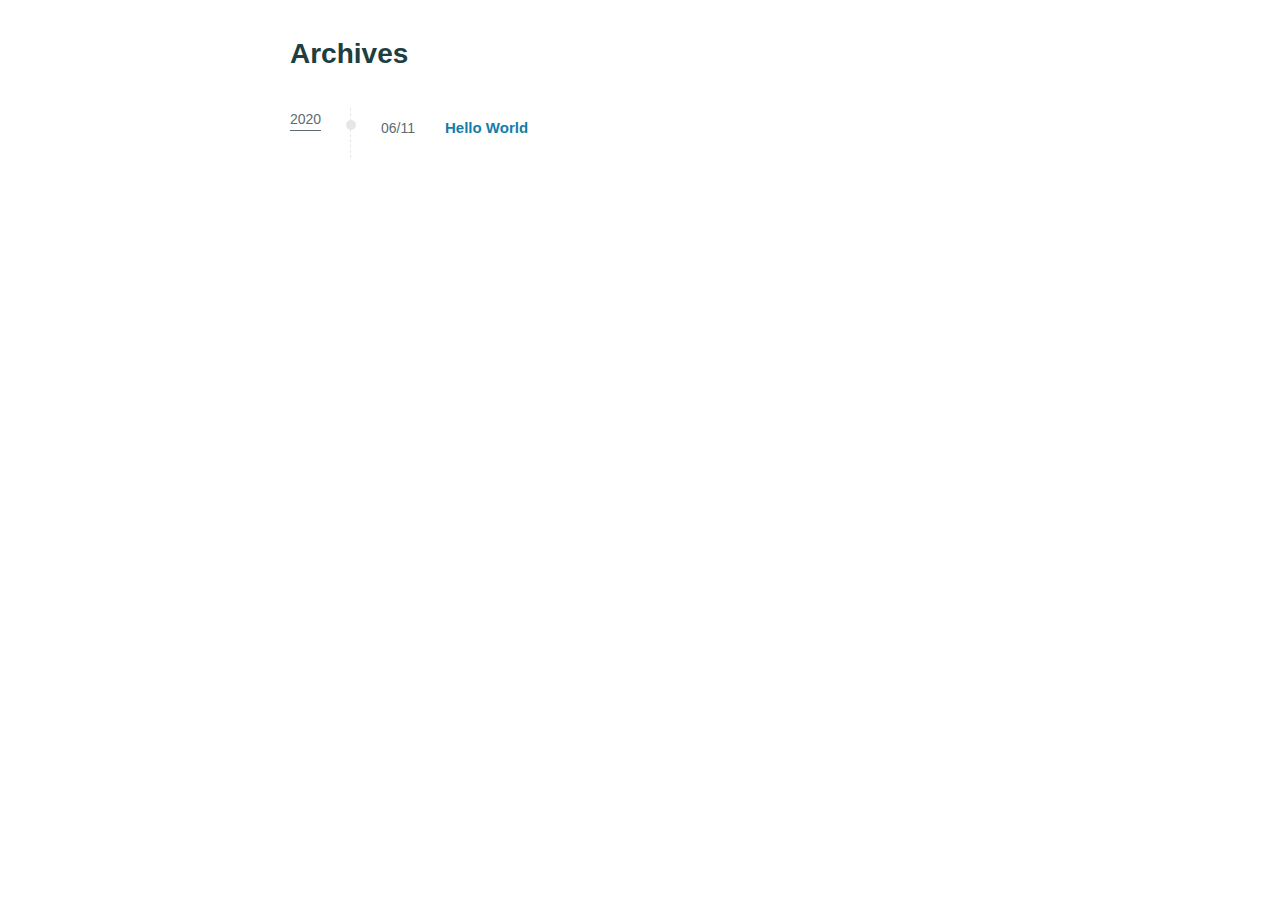
<file: archives/index.html>
<!DOCTYPE html>
<html lang="en">
<head>
  <meta charset="utf-8">
  
  
  
  <meta name="viewport" content="width=device-width, initial-scale=1, maximum-scale=1">
  <title>
    Archives |
    
    Hexo</title>
  
    <link rel="shortcut icon" href="/favicon.ico">
  
  
<link rel="stylesheet" href="/css/style.css">

  
<link rel="stylesheet" href="/css/technology.css">

  
    
<link rel="stylesheet" href="/fancybox/jquery.fancybox.min.css">

  
  
<script src="/js/pace.min.js"></script>

<meta name="generator" content="Hexo 4.2.1"></head>

<body>
  <div id="container">
    <div id="wrap">
      <section class="outer">
  <article class="articles">
    
    <h1 class="page-type-title">Archives</h1>

    
    
    
      
      
        
        
    <div class="archives-wrap">
      <div class="archive-year-wrap">
        <a href="/archives/2020" class="archive-year">2020</a>
      </div>
      <div class="archives">
        
        <article class="archive-article archive-type-post">
  <div class="archive-article-inner">
    <header class="archive-article-header">
      <a href="/2020/06/11/hello-world/" class="archive-article-date">
  <time datetime="2020-06-11T14:20:43.131Z" itemprop="datePublished">06/11</time>
</a>
      
  
    <h2 itemprop="name">
      <a class="archive-article-title" href="/2020/06/11/hello-world/">Hello World</a>
    </h2>
  

    </header>
    
  </div>
</article>
        
        
      </div>
    </div>
    
  
  
</section>
    </div>
    
<script src="/js/jquery-2.0.3.min.js"></script>


<script src="/js/lazyload.min.js"></script>


<script src="/js/busuanzi-2.3.pure.min.js"></script>



  
<script src="/fancybox/jquery.fancybox.min.js"></script>






<script src="/js/technology.js"></script>


  </div>
</body>
</html>
</file>
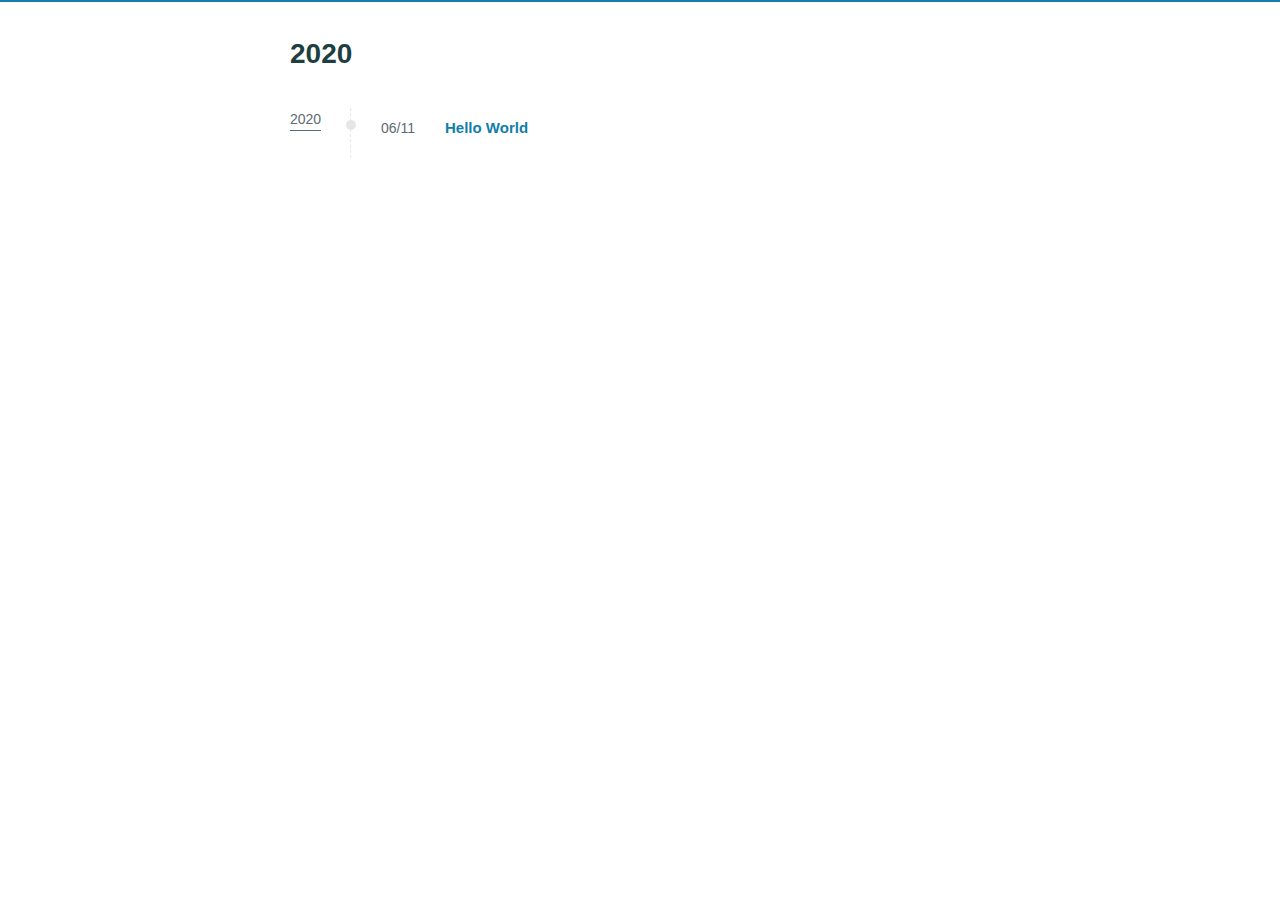
<file: archives/2020/index.html>
<!DOCTYPE html>
<html lang="en">
<head>
  <meta charset="utf-8">
  
  
  
  <meta name="viewport" content="width=device-width, initial-scale=1, maximum-scale=1">
  <title>
    Archives: 2020 |
    
    Hexo</title>
  
    <link rel="shortcut icon" href="/favicon.ico">
  
  
<link rel="stylesheet" href="/css/style.css">

  
<link rel="stylesheet" href="/css/technology.css">

  
    
<link rel="stylesheet" href="/fancybox/jquery.fancybox.min.css">

  
  
<script src="/js/pace.min.js"></script>

<meta name="generator" content="Hexo 4.2.1"></head>

<body>
  <div id="container">
    <div id="wrap">
      <section class="outer">
  <article class="articles">
    
    <h1 class="page-type-title">2020</h1>

    
    
    
      
      
        
        
    <div class="archives-wrap">
      <div class="archive-year-wrap">
        <a href="/archives/2020" class="archive-year">2020</a>
      </div>
      <div class="archives">
        
        <article class="archive-article archive-type-post">
  <div class="archive-article-inner">
    <header class="archive-article-header">
      <a href="/2020/06/11/hello-world/" class="archive-article-date">
  <time datetime="2020-06-11T14:20:43.131Z" itemprop="datePublished">06/11</time>
</a>
      
  
    <h2 itemprop="name">
      <a class="archive-article-title" href="/2020/06/11/hello-world/">Hello World</a>
    </h2>
  

    </header>
    
  </div>
</article>
        
        
      </div>
    </div>
    
  
  
</section>
    </div>
    
<script src="/js/jquery-2.0.3.min.js"></script>


<script src="/js/lazyload.min.js"></script>


<script src="/js/busuanzi-2.3.pure.min.js"></script>



  
<script src="/fancybox/jquery.fancybox.min.js"></script>






<script src="/js/technology.js"></script>


  </div>
</body>
</html>
</file>
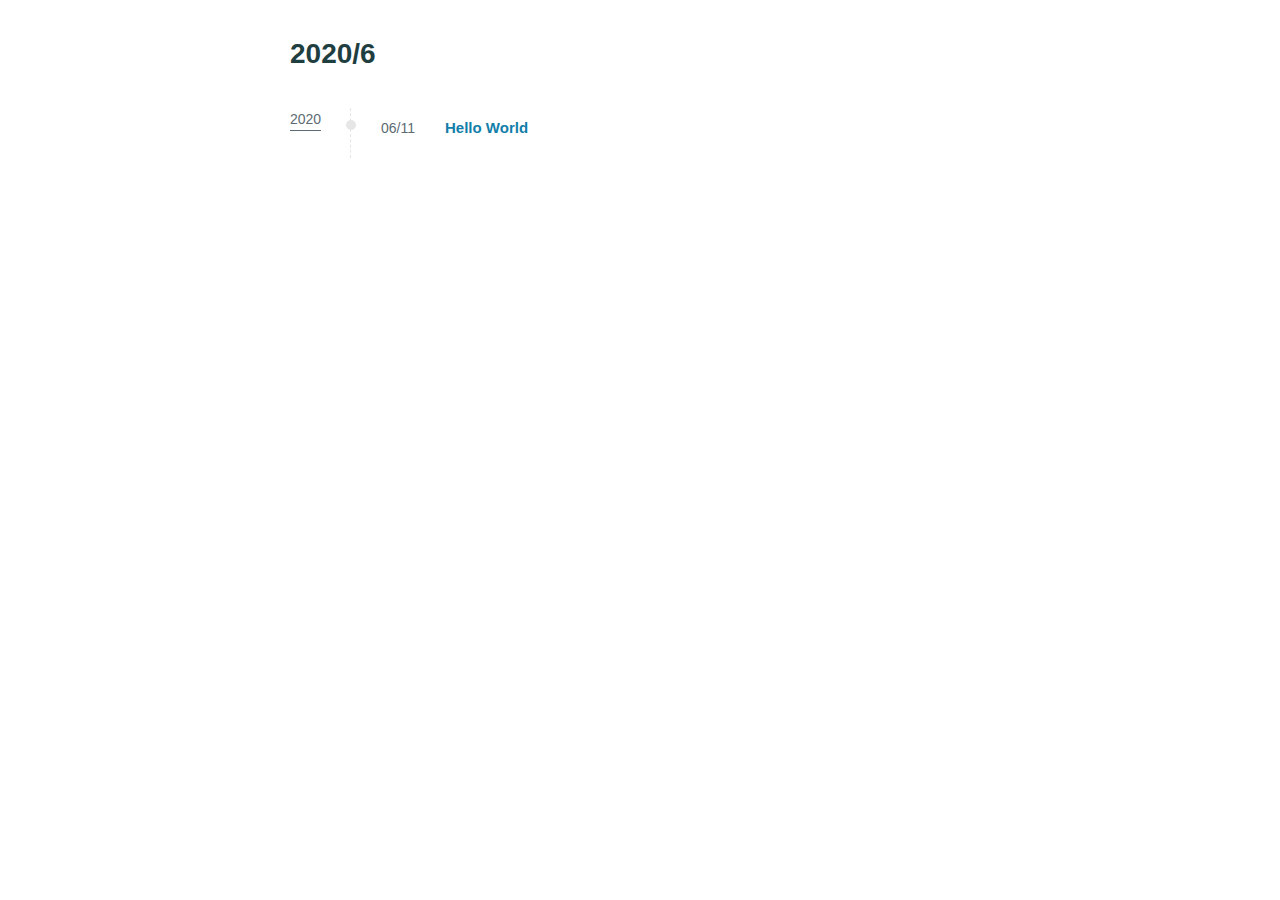
<file: archives/2020/06/index.html>
<!DOCTYPE html>
<html lang="en">
<head>
  <meta charset="utf-8">
  
  
  
  <meta name="viewport" content="width=device-width, initial-scale=1, maximum-scale=1">
  <title>
    Archives: 2020/6 |
    
    Hexo</title>
  
    <link rel="shortcut icon" href="/favicon.ico">
  
  
<link rel="stylesheet" href="/css/style.css">

  
<link rel="stylesheet" href="/css/technology.css">

  
    
<link rel="stylesheet" href="/fancybox/jquery.fancybox.min.css">

  
  
<script src="/js/pace.min.js"></script>

<meta name="generator" content="Hexo 4.2.1"></head>

<body>
  <div id="container">
    <div id="wrap">
      <section class="outer">
  <article class="articles">
    
    <h1 class="page-type-title">2020/6</h1>

    
    
    
      
      
        
        
    <div class="archives-wrap">
      <div class="archive-year-wrap">
        <a href="/archives/2020" class="archive-year">2020</a>
      </div>
      <div class="archives">
        
        <article class="archive-article archive-type-post">
  <div class="archive-article-inner">
    <header class="archive-article-header">
      <a href="/2020/06/11/hello-world/" class="archive-article-date">
  <time datetime="2020-06-11T14:20:43.131Z" itemprop="datePublished">06/11</time>
</a>
      
  
    <h2 itemprop="name">
      <a class="archive-article-title" href="/2020/06/11/hello-world/">Hello World</a>
    </h2>
  

    </header>
    
  </div>
</article>
        
        
      </div>
    </div>
    
  
  
</section>
    </div>
    
<script src="/js/jquery-2.0.3.min.js"></script>


<script src="/js/lazyload.min.js"></script>


<script src="/js/busuanzi-2.3.pure.min.js"></script>



  
<script src="/fancybox/jquery.fancybox.min.js"></script>






<script src="/js/technology.js"></script>


  </div>
</body>
</html>
</file>
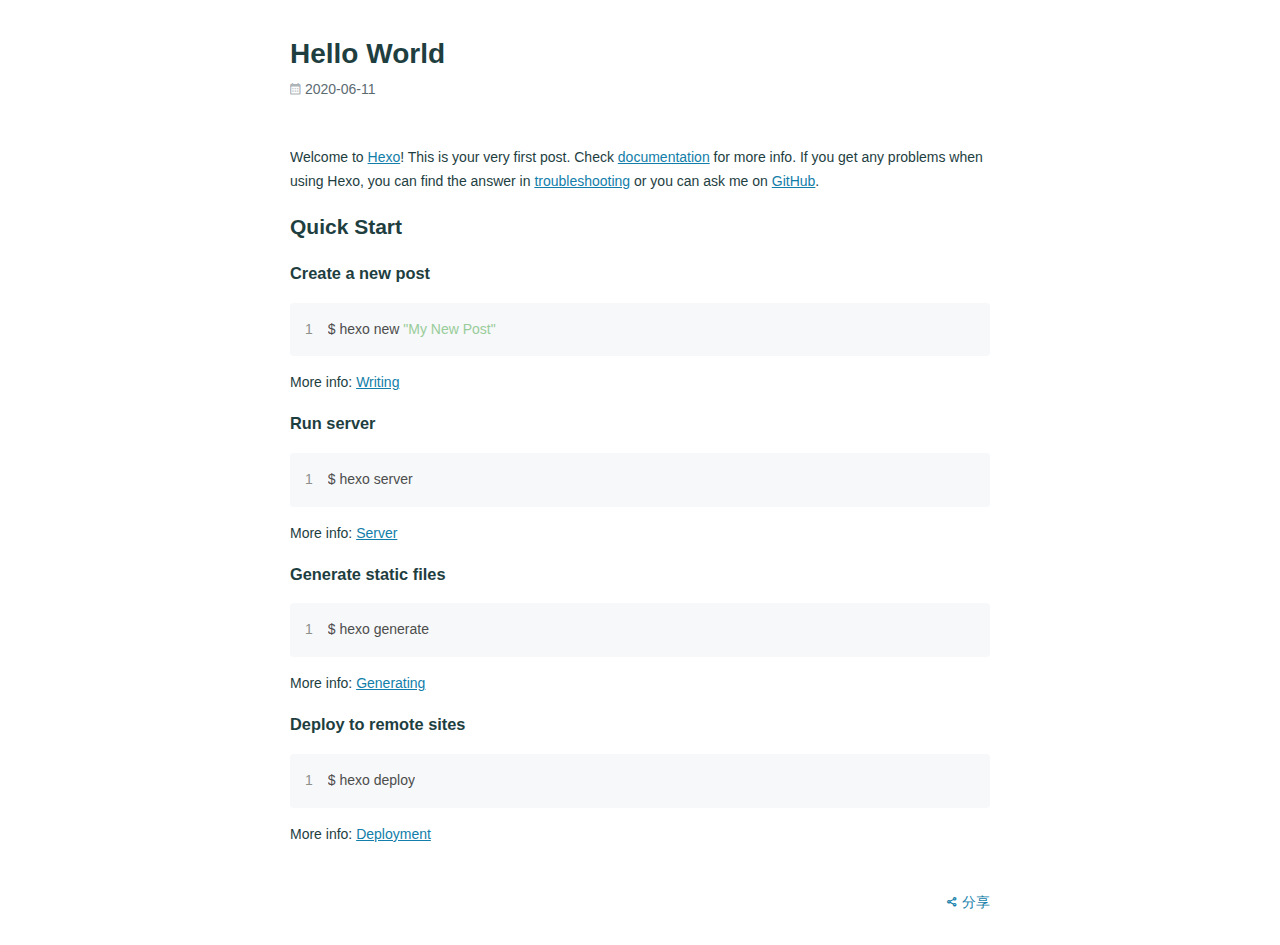
<file: 2020/06/11/hello-world/index.html>
<!DOCTYPE html>
<html lang="en">
<head>
  <meta charset="utf-8">
  
  
  
  <meta name="viewport" content="width=device-width, initial-scale=1, maximum-scale=1">
  <title>
    Hello World |
    
    Hexo</title>
  
    <link rel="shortcut icon" href="/favicon.ico">
  
  
<link rel="stylesheet" href="/css/style.css">

  
<link rel="stylesheet" href="/css/technology.css">

  
    
<link rel="stylesheet" href="/fancybox/jquery.fancybox.min.css">

  
  
<script src="/js/pace.min.js"></script>

<meta name="generator" content="Hexo 4.2.1"></head>

<body>
  <div id="container">
    <div id="wrap">
      <section class="outer">
  <article id="post-hello-world" class="article article-type-post" itemscope itemprop="blogPost" data-scroll-reveal>

  <div class="article-inner">
    
      <header class="article-header">
        
  
    <h1 class="article-title" itemprop="name">
      Hello World
    </h1>
  

      </header>
    

    
      <div class="article-meta">
        <a href="/2020/06/11/hello-world/" class="article-date">
  <time datetime="2020-06-11T14:20:43.131Z" itemprop="datePublished">2020-06-11</time>
</a>
        
      </div>
    

    <div class="article-entry" itemprop="articleBody">
      

      

      
        <p>Welcome to <a href="https://hexo.io/" target="_blank" rel="noopener">Hexo</a>! This is your very first post. Check <a href="https://hexo.io/docs/" target="_blank" rel="noopener">documentation</a> for more info. If you get any problems when using Hexo, you can find the answer in <a href="https://hexo.io/docs/troubleshooting.html" target="_blank" rel="noopener">troubleshooting</a> or you can ask me on <a href="https://github.com/hexojs/hexo/issues" target="_blank" rel="noopener">GitHub</a>.</p>
<h2 id="Quick-Start"><a href="#Quick-Start" class="headerlink" title="Quick Start"></a>Quick Start</h2><h3 id="Create-a-new-post"><a href="#Create-a-new-post" class="headerlink" title="Create a new post"></a>Create a new post</h3><figure class="highlight bash"><table><tr><td class="gutter"><pre><span class="line">1</span><br></pre></td><td class="code"><pre><span class="line">$ hexo new <span class="string">"My New Post"</span></span><br></pre></td></tr></table></figure>

<p>More info: <a href="https://hexo.io/docs/writing.html" target="_blank" rel="noopener">Writing</a></p>
<h3 id="Run-server"><a href="#Run-server" class="headerlink" title="Run server"></a>Run server</h3><figure class="highlight bash"><table><tr><td class="gutter"><pre><span class="line">1</span><br></pre></td><td class="code"><pre><span class="line">$ hexo server</span><br></pre></td></tr></table></figure>

<p>More info: <a href="https://hexo.io/docs/server.html" target="_blank" rel="noopener">Server</a></p>
<h3 id="Generate-static-files"><a href="#Generate-static-files" class="headerlink" title="Generate static files"></a>Generate static files</h3><figure class="highlight bash"><table><tr><td class="gutter"><pre><span class="line">1</span><br></pre></td><td class="code"><pre><span class="line">$ hexo generate</span><br></pre></td></tr></table></figure>

<p>More info: <a href="https://hexo.io/docs/generating.html" target="_blank" rel="noopener">Generating</a></p>
<h3 id="Deploy-to-remote-sites"><a href="#Deploy-to-remote-sites" class="headerlink" title="Deploy to remote sites"></a>Deploy to remote sites</h3><figure class="highlight bash"><table><tr><td class="gutter"><pre><span class="line">1</span><br></pre></td><td class="code"><pre><span class="line">$ hexo deploy</span><br></pre></td></tr></table></figure>

<p>More info: <a href="https://hexo.io/docs/one-command-deployment.html" target="_blank" rel="noopener">Deployment</a></p>

      
    </div>
    <footer class="article-footer">
      <a data-url="http://yoursite.com/2020/06/11/hello-world/" data-id="ckbavk5ym0000uofccguth8fb"
         class="article-share-link">分享</a>
      
    </footer>

  </div>

  
    

  

  
    
  

</article>



</section>
    </div>
    
<script src="/js/jquery-2.0.3.min.js"></script>


<script src="/js/lazyload.min.js"></script>


<script src="/js/busuanzi-2.3.pure.min.js"></script>



  
<script src="/fancybox/jquery.fancybox.min.js"></script>






<script src="/js/technology.js"></script>


  </div>
</body>
</html>
</file>
<file: css/style.css>
@charset "utf-8";
@font-face {
  font-family: feathericon;
  font-weight: normal;
  font-style: normal;
  src: url("feathericon/feathericon.eot");
  src: url("feathericon/feathericon.eot?#iefix") format('embedded-opentype'), url("feathericon/feathericon.woff") format('woff'), url("feathericon/feathericon.ttf") format('truetype'), url("feathericon/feathericon.svg") format('svg');
}
.fe {
  display: inline-block;
  font: normal normal normal 16px feathericon;
  font-size: inherit;
  text-rendering: auto;
  -webkit-font-smoothing: antialiased;
  -moz-osx-font-smoothing: grayscale;
}
.fe-activity:before {
  content: "\f1e2";
}
.fe-add-cart:before {
  content: "\f1e6";
}
.fe-align-bottom:before {
  content: "\f1bf";
}
.fe-align-center:before {
  content: "\f195";
}
.fe-align-left:before {
  content: "\f196";
}
.fe-align-right:before {
  content: "\f197";
}
.fe-align-top:before {
  content: "\f1c0";
}
.fe-align-vertically:before {
  content: "\f1c1";
}
.fe-angry:before {
  content: "\f1b6";
}
.fe-app-menu:before {
  content: "\f198";
}
.fe-arrow-down:before {
  content: "\f100";
}
.fe-arrow-left:before {
  content: "\f101";
}
.fe-arrow-right:before {
  content: "\f102";
}
.fe-arrow-up:before {
  content: "\f103";
}
.fe-artboard:before {
  content: "\f104";
}
.fe-audio-player:before {
  content: "\f199";
}
.fe-backward:before {
  content: "\f180";
}
.fe-bar:before {
  content: "\f105";
}
.fe-bar-chart:before {
  content: "\f106";
}
.fe-beer:before {
  content: "\f107";
}
.fe-bell:before {
  content: "\f108";
}
.fe-birthday-cake:before {
  content: "\f163";
}
.fe-bold:before {
  content: "\f179";
}
.fe-bolt:before {
  content: "\f1e3";
}
.fe-book:before {
  content: "\f109";
}
.fe-bookmark:before {
  content: "\f170";
}
.fe-browser:before {
  content: "\f10b";
}
.fe-brush:before {
  content: "\f10c";
}
.fe-bug:before {
  content: "\f10d";
}
.fe-building:before {
  content: "\f10e";
}
.fe-cage:before {
  content: "\f1e7";
}
.fe-calendar:before {
  content: "\f10f";
}
.fe-camera:before {
  content: "\f110";
}
.fe-cart:before {
  content: "\f1e8";
}
.fe-check:before {
  content: "\f111";
}
.fe-check-circle:before {
  content: "\f19a";
}
.fe-check-circle-o:before {
  content: "\f19b";
}
.fe-check-verified:before {
  content: "\f19c";
}
.fe-clock:before {
  content: "\f113";
}
.fe-close:before {
  content: "\f114";
}
.fe-cloud:before {
  content: "\f115";
}
.fe-cocktail:before {
  content: "\f116";
}
.fe-code:before {
  content: "\f117";
}
.fe-codepen:before {
  content: "\f1d3";
}
.fe-coffee:before {
  content: "\f166";
}
.fe-columns:before {
  content: "\f118";
}
.fe-comment:before {
  content: "\f119";
}
.fe-comment-o:before {
  content: "\f1d2";
}
.fe-commenting:before {
  content: "\f11a";
}
.fe-comments:before {
  content: "\f11b";
}
.fe-compress:before {
  content: "\f181";
}
.fe-credit-card:before {
  content: "\f1e9";
}
.fe-crop:before {
  content: "\f1c2";
}
.fe-cry:before {
  content: "\f1b7";
}
.fe-cutlery:before {
  content: "\f19d";
}
.fe-delete-link:before {
  content: "\f19e";
}
.fe-desktop:before {
  content: "\f11d";
}
.fe-diamond:before {
  content: "\f11e";
}
.fe-difference:before {
  content: "\f1c3";
}
.fe-disabled:before {
  content: "\f11f";
}
.fe-disappointed:before {
  content: "\f1b8";
}
.fe-distribute-horizontally:before {
  content: "\f1cf";
}
.fe-distribute-vertically:before {
  content: "\f1c5";
}
.fe-document:before {
  content: "\f19f";
}
.fe-download:before {
  content: "\f120";
}
.fe-drop-down:before {
  content: "\f121";
}
.fe-drop-left:before {
  content: "\f122";
}
.fe-drop-right:before {
  content: "\f123";
}
.fe-drop-up:before {
  content: "\f124";
}
.fe-edit:before {
  content: "\f17f";
}
.fe-eject:before {
  content: "\f182";
}
.fe-elipsis-h:before {
  content: "\f125";
}
.fe-elipsis-v:before {
  content: "\f126";
}
.fe-equalizer:before {
  content: "\f1a0";
}
.fe-eraser:before {
  content: "\f1c6";
}
.fe-expand:before {
  content: "\f183";
}
.fe-export:before {
  content: "\f16e";
}
.fe-eye:before {
  content: "\f127";
}
.fe-facebook:before {
  content: "\f1d4";
}
.fe-fast-backward:before {
  content: "\f184";
}
.fe-fast-forward:before {
  content: "\f185";
}
.fe-feather:before {
  content: "\f174";
}
.fe-feed:before {
  content: "\f128";
}
.fe-file:before {
  content: "\f1b1";
}
.fe-file-audio:before {
  content: "\f1b2";
}
.fe-file-excel:before {
  content: "\f1a2";
}
.fe-file-image:before {
  content: "\f1b3";
}
.fe-file-movie:before {
  content: "\f1b4";
}
.fe-file-powerpoint:before {
  content: "\f1a3";
}
.fe-file-word:before {
  content: "\f1a4";
}
.fe-file-zip:before {
  content: "\f1b5";
}
.fe-filter:before {
  content: "\f173";
}
.fe-flag:before {
  content: "\f129";
}
.fe-folder:before {
  content: "\f12a";
}
.fe-folder-open:before {
  content: "\f176";
}
.fe-fork:before {
  content: "\f12b";
}
.fe-forward:before {
  content: "\f186";
}
.fe-frowing:before {
  content: "\f1b9";
}
.fe-gamepad:before {
  content: "\f191";
}
.fe-gear:before {
  content: "\f1a5";
}
.fe-gift:before {
  content: "\f1ea";
}
.fe-git:before {
  content: "\f1d5";
}
.fe-github:before {
  content: "\f1d6";
}
.fe-github-alt:before {
  content: "\f1d7";
}
.fe-globe:before {
  content: "\f12c";
}
.fe-google:before {
  content: "\f1d8";
}
.fe-google-plus:before {
  content: "\f1d9";
}
.fe-hash:before {
  content: "\f12d";
}
.fe-headphone:before {
  content: "\f18e";
}
.fe-heart:before {
  content: "\f12e";
}
.fe-heart-o:before {
  content: "\f167";
}
.fe-home:before {
  content: "\f12f";
}
.fe-import:before {
  content: "\f16f";
}
.fe-info:before {
  content: "\f130";
}
.fe-insert-link:before {
  content: "\f1a6";
}
.fe-instagram:before {
  content: "\f1da";
}
.fe-intersect:before {
  content: "\f1c7";
}
.fe-italic:before {
  content: "\f17a";
}
.fe-key:before {
  content: "\f131";
}
.fe-keyboard:before {
  content: "\f132";
}
.fe-kitchen-cooker:before {
  content: "\f1a7";
}
.fe-laptop:before {
  content: "\f133";
}
.fe-layer:before {
  content: "\f18c";
}
.fe-layout:before {
  content: "\f134";
}
.fe-line-chart:before {
  content: "\f135";
}
.fe-link:before {
  content: "\f136";
}
.fe-link-external:before {
  content: "\f137";
}
.fe-list-bullet:before {
  content: "\f17c";
}
.fe-list-order:before {
  content: "\f17d";
}
.fe-list-task:before {
  content: "\f17e";
}
.fe-location:before {
  content: "\f138";
}
.fe-lock:before {
  content: "\f139";
}
.fe-login:before {
  content: "\f13a";
}
.fe-logout:before {
  content: "\f13b";
}
.fe-loop:before {
  content: "\f192";
}
.fe-magic:before {
  content: "\f177";
}
.fe-mail:before {
  content: "\f13c";
}
.fe-map:before {
  content: "\f16d";
}
.fe-mask:before {
  content: "\f1c8";
}
.fe-medal:before {
  content: "\f13d";
}
.fe-megaphone:before {
  content: "\f13e";
}
.fe-mention:before {
  content: "\f164";
}
.fe-messanger:before {
  content: "\f1e1";
}
.fe-minus:before {
  content: "\f140";
}
.fe-mobile:before {
  content: "\f141";
}
.fe-money:before {
  content: "\f1a8";
}
.fe-moon:before {
  content: "\f1ef";
}
.fe-mouse:before {
  content: "\f142";
}
.fe-music:before {
  content: "\f175";
}
.fe-open-mouth:before {
  content: "\f1ba";
}
.fe-palette:before {
  content: "\f165";
}
.fe-paper-plane:before {
  content: "\f178";
}
.fe-pause:before {
  content: "\f187";
}
.fe-pencil:before {
  content: "\f144";
}
.fe-phone:before {
  content: "\f145";
}
.fe-picture:before {
  content: "\f1a9";
}
.fe-picture-square:before {
  content: "\f1e4";
}
.fe-pie-chart:before {
  content: "\f146";
}
.fe-pinterest:before {
  content: "\f1db";
}
.fe-pizza:before {
  content: "\f147";
}
.fe-play:before {
  content: "\f188";
}
.fe-plug:before {
  content: "\f18f";
}
.fe-plus:before {
  content: "\f148";
}
.fe-pocket:before {
  content: "\f1dc";
}
.fe-pot:before {
  content: "\f1aa";
}
.fe-print:before {
  content: "\f171";
}
.fe-prototype:before {
  content: "\f149";
}
.fe-question:before {
  content: "\f14a";
}
.fe-quote-left:before {
  content: "\f14b";
}
.fe-quote-right:before {
  content: "\f14c";
}
.fe-rage:before {
  content: "\f1bb";
}
.fe-random:before {
  content: "\f189";
}
.fe-reload:before {
  content: "\f193";
}
.fe-remove-cart:before {
  content: "\f1eb";
}
.fe-rocket:before {
  content: "\f14d";
}
.fe-scale:before {
  content: "\f1c9";
}
.fe-search:before {
  content: "\f14e";
}
.fe-search-minus:before {
  content: "\f16a";
}
.fe-search-plus:before {
  content: "\f16b";
}
.fe-share:before {
  content: "\f14f";
}
.fe-shield:before {
  content: "\f172";
}
.fe-shopping-bag:before {
  content: "\f1ec";
}
.fe-sitemap:before {
  content: "\f150";
}
.fe-smile:before {
  content: "\f1bc";
}
.fe-smile-alt:before {
  content: "\f1bd";
}
.fe-speaker:before {
  content: "\f1ab";
}
.fe-star:before {
  content: "\f151";
}
.fe-star-o:before {
  content: "\f168";
}
.fe-step-backward:before {
  content: "\f1d0";
}
.fe-step-forward:before {
  content: "\f1d1";
}
.fe-stop:before {
  content: "\f18b";
}
.fe-subtract:before {
  content: "\f1ca";
}
.fe-sunny-o:before {
  content: "\f1f0";
}
.fe-sunrise:before {
  content: "\f1f1";
}
.fe-sync:before {
  content: "\f194";
}
.fe-table:before {
  content: "\f1ac";
}
.fe-tablet:before {
  content: "\f152";
}
.fe-tag:before {
  content: "\f153";
}
.fe-target:before {
  content: "\f1f3";
}
.fe-terminal:before {
  content: "\f154";
}
.fe-text-align-center:before {
  content: "\f1cb";
}
.fe-text-align-justify:before {
  content: "\f1e5";
}
.fe-text-align-left:before {
  content: "\f1cc";
}
.fe-text-align-right:before {
  content: "\f1cd";
}
.fe-text-size:before {
  content: "\f17b";
}
.fe-ticket:before {
  content: "\f155";
}
.fe-tiled:before {
  content: "\f156";
}
.fe-timeline:before {
  content: "\f1ad";
}
.fe-tired:before {
  content: "\f1be";
}
.fe-trash:before {
  content: "\f157";
}
.fe-trophy:before {
  content: "\f158";
}
.fe-truck:before {
  content: "\f1ed";
}
.fe-twitter:before {
  content: "\f1dd";
}
.fe-umbrella:before {
  content: "\f1f2";
}
.fe-underline:before {
  content: "\f1ae";
}
.fe-union:before {
  content: "\f1ce";
}
.fe-unlock:before {
  content: "\f169";
}
.fe-upload:before {
  content: "\f159";
}
.fe-usb:before {
  content: "\f190";
}
.fe-user:before {
  content: "\f15a";
}
.fe-user-minus:before {
  content: "\f16c";
}
.fe-user-plus:before {
  content: "\f15b";
}
.fe-users:before {
  content: "\f15c";
}
.fe-vector:before {
  content: "\f15d";
}
.fe-video:before {
  content: "\f15e";
}
.fe-wallet:before {
  content: "\f1ee";
}
.fe-warning:before {
  content: "\f15f";
}
.fe-watch:before {
  content: "\f1af";
}
.fe-watch-alt:before {
  content: "\f1b0";
}
.fe-wine-glass:before {
  content: "\f161";
}
.fe-wordpress:before {
  content: "\f1de";
}
.fe-wordpress-alt:before {
  content: "\f1df";
}
.fe-wrench:before {
  content: "\f162";
}
.fe-youtube:before {
  content: "\f1e0";
}
/* normalize.css v8.0.0 | MIT License | github.com/necolas/normalize.css */
html {
  line-height: 1.15 /* 1 */;
  -webkit-text-size-adjust: 100% /* 2 */;
}
body {
  margin: 0;
}
h1 {
  font-size: 2em;
  margin: 0.67em 0;
}
hr {
  box-sizing: content-box /* 1 */;
  height: 0 /* 1 */;
  overflow: visible /* 2 */;
}
pre {
  font-family: monospace, monospace /* 1 */;
  font-size: 1em /* 2 */;
}
a {
  background-color: transparent;
}
abbr[title] {
  border-bottom: none /* 1 */;
  text-decoration: underline /* 2 */;
  text-decoration: underline dotted /* 2 */;
}
b,
strong {
  font-weight: bolder;
}
code,
kbd,
samp {
  font-family: monospace, monospace /* 1 */;
  font-size: 1em /* 2 */;
}
small {
  font-size: 80%;
}
sub,
sup {
  font-size: 75%;
  line-height: 0;
  position: relative;
  vertical-align: baseline;
}
sub {
  bottom: -0.25em;
}
sup {
  top: -0.5em;
}
img {
  border-style: none;
}
button,
input,
optgroup,
select,
textarea {
  font-family: inherit /* 1 */;
  font-size: 100% /* 1 */;
  line-height: 1.15 /* 1 */;
  margin: 0 /* 2 */;
}
button,
input {
  overflow: visible;
}
button,
select {
  text-transform: none;
}
button,
[type="button"],
[type="reset"],
[type="submit"] {
  -webkit-appearance: button;
}
button::-moz-focus-inner,
[type="button"]::-moz-focus-inner,
[type="reset"]::-moz-focus-inner,
[type="submit"]::-moz-focus-inner {
  border-style: none;
  padding: 0;
}
button:-moz-focusring,
[type="button"]-moz-focusring,
[type="reset"]-moz-focusring,
[type="submit"]-moz-focusring {
  outline: 1px dotted ButtonText;
}
fieldset {
  padding: 0.35em 0.75em 0.625em;
}
legend {
  box-sizing: border-box /* 1 */;
  color: inherit /* 2 */;
  display: table /* 1 */;
  max-width: 100% /* 1 */;
  padding: 0 /* 3 */;
  white-space: normal /* 1 */;
}
progress {
  vertical-align: baseline;
}
textarea {
  overflow: auto;
}
[type="checkbox"],
[type="radio"] {
  box-sizing: border-box /* 1 */;
  padding: 0 /* 2 */;
}
[type="number"]::-webkit-inner-spin-button,
[type="number"]::-webkit-outer-spin-button {
  height: auto;
}
[type="search"] {
  -webkit-appearance: textfield /* 1 */;
  outline-offset: -2px /* 2 */;
}
[type="search"]::-webkit-search-decoration {
  -webkit-appearance: none;
}
::-webkit-file-upload-button {
  -webkit-appearance: button /* 1 */;
  font: inherit /* 2 */;
}
details {
  display: block;
}
summary {
  display: list-item;
}
template {
  display: none;
}
[hidden] {
  display: none;
}
*,
*::before,
*::after {
  box-sizing: border-box;
}
html,
body {
  height: 100%;
}
html {
  font-size: 62.5%;
  -webkit-text-size-adjust: 100%;
  -ms-text-size-adjust: 100%;
  -ms-overflow-style: scrollbar;
  -webkit-tap-highlight-color: transparent;
}
body {
  background-color: #fff;
  font-family: "Helvetica Neue", Helvetica, "PingFang SC", "Hiragino Sans GB", "Microsoft YaHei", "微软雅黑", Arial, sans-serif;
  font-size: 1.4rem;
  line-height: 1.7;
  color: #1e3e3f;
  padding: 0;
  margin: 0;
  overflow-x: hidden;
  text-size-adjust: 100%;
}
body ::selection {
  background: #5c6b72;
  color: #e6e6e6;
}
a {
  color: #127ea9;
}
a:hover {
  color: #1594c6;
}
a:active {
  color: #1178a1;
}
a.disabled {
  color: #adb5bd;
}
img {
  max-width: 100%;
}
.article-date,
.article-category-link,
.archive-year-wrap .archive-year,
.archive-article-date {
  text-decoration: none;
  color: #5c6b72;
}
.article-date:hover,
.article-category-link:hover,
.archive-year-wrap .archive-year:hover,
.archive-article-date:hover {
  color: #5c6b72;
}
.archive-article-inner {
  -webkit-border-radius: 4px;
  -moz-border-radius: 4px;
  border-radius: 4px;
}
.article-entry h1,
.article-entry h2,
.article-entry h3,
.article-entry h4,
.article-entry h5,
.article-entry h6 {
  margin: 1.5rem 0;
}
.article-entry hr {
  height: 0.1rem;
  background-color: #e6e6e6;
  border: none;
  padding: 0;
  margin: 1.5rem 0;
}
.article-entry strong {
  font-weight: bold;
}
.article-entry em,
.article-entry cite {
  font-style: italic;
}
.article-entry sup,
.article-entry sub {
  font-size: 75%;
  line-height: 0;
  position: relative;
  vertical-align: baseline;
}
.article-entry sup {
  top: -0.5rem;
}
.article-entry sub {
  bottom: -0.25rem;
}
.article-entry small {
  font-size: 85%;
}
.article-entry acronym,
.article-entry abbr {
  border-bottom: 0.1rem #e6e6e6 dotted;
}
.article-entry ul,
.article-entry ol,
.article-entry dl {
  margin: 1.5rem 0;
  line-height: line-height;
}
.article-entry p,
.article-entry table {
  margin: 1.5rem 0;
}
.article-entry img,
.article-entry video {
  max-width: 100%;
  height: auto;
  display: block;
  margin: auto;
}
.article-entry iframe {
  border: none;
}
.article-entry table {
  width: 100%;
  border-collapse: collapse;
  vertical-align: middle;
  empty-cells: show;
  text-align: left;
}
.article-entry table th,
.article-entry table td,
.article-entry table {
  border: 0.1rem #e6e6e6 solid;
}
.article-entry table th,
.article-entry table td {
  padding: 1rem 1.5rem;
}
.article-entry table tbody tr:nth-child(2n) {
  background-color: rgba(230,230,230,0.25);
}
.article-entry blockquote {
  display: block;
  margin: 0;
  padding: 0 1.5rem;
  width: 100%;
  overflow: auto;
  border-left: 0.3rem #15caff solid;
  color: #5c6b72;
  background-color: #f6f8fa;
}
.article-entry blockquote > :first-child {
  margin-top: 0;
}
.article-entry blockquote > :last-child {
  margin-bottom: 0;
}
.article-entry blockquote footer cite:before {
  content: "—";
  padding: 0 0.5rem;
}
.jumbotron {
  padding: 0;
  margin-bottom: 3rem;
  text-align: center;
}
.content,
.sidebar {
  transition: all 0.3s ease-in-out;
}
.content {
  position: relative;
  z-index: 1;
  margin-right: 0;
}
.content.on {
  transform: translateX(-10rem);
}
.sidebar {
  position: fixed;
  z-index: 9;
  top: 0;
  right: -10rem;
  bottom: 0;
  width: 10rem;
  background-color: #f4f4f4;
}
.sidebar.on {
  right: 0;
}
.navbar-toggle {
  position: absolute;
  top: 1.5rem;
  right: 11.5rem;
  padding: 0.5rem 1rem;
  border: none;
  -webkit-border-radius: 0.4rem;
  -moz-border-radius: 0.4rem;
  border-radius: 0.4rem;
  background-color: rgba(30,62,63,0.25);
  color: #fff;
}
.navbar-toggle::before {
  content: '\f105';
  font-family: feathericon;
  font-size: larger;
}
.wrap,
.outer {
  width: 100%;
  padding-right: 1.5rem;
  padding-left: 1.5rem;
  margin: auto;
}
.wrap::before,
.outer::before,
.wrap::after,
.outer::after {
  content: "";
  display: table;
  clear: both;
}
.local-search {
  width: 100%;
}
@media (min-width: 768px) {
  .jumbotron {
    margin-bottom: 6rem;
  }
  .content {
    margin-right: 10rem;
  }
  .sidebar {
    right: 0;
    background-color: #fff;
  }
  .navbar-toggle {
    display: none;
  }
  .wrap,
  .outer {
    width: 70rem;
    padding-right: 0;
    padding-left: 0;
  }
  .local-search {
    width: 70rem;
  }
}
.list-unstyled,
.list-inline {
  list-style: none;
  padding-left: 0;
  margin-left: 0;
}
.list-inline {
  position: relative;
  margin: 0 -0.75rem;
}
.list-inline > li {
  display: inline-block;
  padding: 0 0.75rem;
}
.video {
  position: relative;
  height: auto;
}
.video .brand {
  width: 4.8rem;
}
.video-frame {
  position: absolute;
  z-index: 1;
  right: 0;
  bottom: 0;
  left: 0;
  min-width: 100%;
}
.video-frame img {
  display: block;
  width: 100%;
}
.video-media {
  position: relative;
  z-index: 0;
  height: 90vh;
  overflow: hidden;
}
.video-media video {
  position: absolute;
  top: 50%;
  left: 50%;
  transform: translate(-50%, -50%);
  min-width: 100%;
  min-height: 100%;
}
.video-overlay {
  position: absolute;
  top: 0;
  bottom: 0;
  left: 0;
  right: 0;
  background-color: rgba(178,191,204,0.6);
}
.video-inner {
  position: absolute;
  top: 50%;
  left: 50%;
  transform: translate(-50%, -65%);
}
.video-inner a,
.video-inner {
  color: #fff;
  text-decoration: none;
}
.video-learn-more {
  position: absolute;
  z-index: 1;
  bottom: -3rem;
  right: 0;
  left: 0;
}
.video-learn-more a > .fe {
  font-size: 3rem;
  color: #adb5bd;
}
.video-learn-more a > .fe:hover {
  color: #1e3e3f;
}
.search-form-wrap {
  position: fixed;
  top: -100%;
  right: 0;
  left: 0;
  opacity: 0;
  color: #fff;
  transition: 0.3s;
  z-index: 999;
}
.search-form-wrap.on {
  top: 0;
  opacity: 1;
}
.local-search {
  position: relative;
  margin: 0 auto;
  padding: 3rem;
  opacity: 0.9;
  background: -webkit-linear-gradient(left, #15caff, #1341ff);
  box-shadow: 0 1rem 3rem rgba(30,62,63,0.05);
  max-height: 100vh;
  overflow-y: auto;
}
.local-search-input {
  border: 0.1rem #e6e6e6 solid;
  -webkit-border-radius: 0.4rem;
  -moz-border-radius: 0.4rem;
  border-radius: 0.4rem;
  background-color: #fff;
  width: 100%;
  padding: 1rem 1.5rem;
  outline: none;
}
.local-search-input::-webkit-search-results-decoration,
.local-search-input::-webkit-search-cancel-button {
  -webkit-appearance: none;
}
.local-search-close {
  position: absolute;
  top: 3.85rem;
  right: 4.25rem;
  display: block;
  height: 2rem;
  width: 2rem;
  padding: 0;
  border: none;
  -webkit-border-radius: 50%;
  -moz-border-radius: 50%;
  border-radius: 50%;
  background-color: #15caff;
  color: #fff;
  text-align: center;
  cursor: pointer;
}
.local-search-close::before {
  content: '\f114';
  font-family: feathericon;
}
.local-search-result {
  text-align: left;
}
.search-result-list {
  list-style: none;
  padding-left: 0;
  margin-left: 0;
}
.search-result-list li {
  padding: 1.5rem 0;
}
.search-result-list li:not(:last-child) {
  border-bottom: 0.1rem #e6e6e6 solid;
}
.search-result-list li .search-result-title {
  font-size: 1.6rem;
  font-weight: bold;
  color: #fff;
}
.search-result-list li .search-result {
  padding-top: 0.5rem;
  margin: 0;
  max-height: 12rem;
  overflow: hidden;
}
.search-result-list li em.search-keyword {
  color: #ea434a;
}
.search-result-empty {
  padding: 3rem 0 0;
}
.article {
  padding: 3rem 0;
}
.article-inner {
  overflow: hidden;
}
.article-meta::before,
.article-meta::after {
  content: "";
  display: table;
  clear: both;
}
.article-date::before {
  content: '\f10f';
  font-family: feathericon;
  opacity: 0.5;
}
.article-category {
  display: inline-block;
  margin-left: 1.5rem;
}
.article-entry {
  margin-top: 3rem;
  color: #1e3e3f;
}
.article-entry::before,
.article-entry::after {
  content: "";
  display: table;
  clear: both;
}
.article-entry .pullquote {
  text-align: left;
  width: 45%;
  margin: 0;
}
.article-entry .pullquote.left {
  margin-left: 0.5em;
  margin-right: 1em;
}
.article-entry .pullquote.right {
  margin-right: 0.5em;
  margin-left: 1em;
}
.article-entry .caption {
  color: color-grey;
  display: block;
  font-size: 0.9em;
  margin-top: 0.5em;
  position: relative;
  text-align: center;
}
.article-entry .video-container {
  position: relative;
  padding-top: 56.25%;
  height: 0;
  overflow: hidden;
}
.article-entry .video-container iframe,
.article-entry .video-container object,
.article-entry .video-container embed {
  position: absolute;
  top: 0;
  left: 0;
  width: 100%;
  height: 100%;
  margin-top: 0;
}
.article-header h1,
.article-header h2 {
  margin: 0;
}
.article-header .article-title {
  text-decoration: none;
  color: #1e3e3f;
}
.article-footer {
  margin-top: 3rem;
}
.article-footer::before,
.article-footer::after {
  content: "";
  display: table;
  clear: both;
}
.article-tag-list {
  list-style: none;
  padding-left: 0;
  margin-left: 0;
  margin: 0;
}
.article-tag-list:before {
  content: "\f153";
  font-family: feathericon;
  margin-right: 0.5rem;
}
.article-tag-list .article-tag-list-item {
  display: inline-block;
  padding-right: 1rem;
}
.article-tag-list .article-tag-list-link {
  text-decoration: none;
}
.article-comment-link {
  float: right;
}
.article-comment-link:before {
  content: "\f1d2";
  font-family: feathericon;
  padding-right: 8px;
}
.article-share-link {
  cursor: pointer;
  float: right;
  margin-left: 20px;
}
.article-share-link:before {
  content: "\f14f";
  font-family: feathericon;
  padding-right: 6px;
}
.article-nav {
  position: relative;
  padding-top: 3rem;
  margin-top: 5rem;
  border-top: 0.1rem #e6e6e6 solid;
}
.article-nav::before,
.article-nav::after {
  content: "";
  display: table;
  clear: both;
}
.article-nav-link {
  display: block;
  text-decoration: none;
}
.article-nav-link:first-child {
  float: left;
}
.article-nav-link:last-child {
  float: right;
  text-align: right;
}
.article-nav-caption {
  color: #5c6b72;
}
.article-nav-title {
  font-size: inherit;
}
.article-share-box {
  position: absolute;
  display: none;
  background: #fff;
  -webkit-border-radius: 0.4rem;
  -moz-border-radius: 0.4rem;
  border-radius: 0.4rem;
  box-shadow: 1px 2px 10px rgba(0,0,0,0.2);
  -webkit-border-radius: 3px;
  -moz-border-radius: 3px;
  border-radius: 3px;
  margin-left: -145px;
  overflow: hidden;
  z-index: 1;
}
.article-share-box.on {
  display: block;
}
.article-share-input {
  width: 100%;
  background: none;
  box-sizing: border-box;
  padding: 0 1.5rem;
  outline: none;
  border: none;
  border-bottom: 0.1rem #e6e6e6 solid;
  height: 3.6rem;
  line-height: 3.6rem;
}
.article-share-links::before,
.article-share-links::after {
  content: "";
  display: table;
  clear: both;
}
.article-share-twitter,
.article-share-facebook,
.article-share-pinterest,
.article-share-google {
  position: relative;
  display: block;
  float: left;
  width: 5rem;
  height: 3.6rem;
  color: #172d3e;
  text-align: center;
  text-decoration: none;
}
.article-share-twitter:before,
.article-share-facebook:before,
.article-share-pinterest:before,
.article-share-google:before {
  font-size: 20px;
  font-family: feathericon;
}
.article-share-twitter:hover,
.article-share-facebook:hover,
.article-share-pinterest:hover,
.article-share-google:hover {
  color: #fff;
}
.article-share-twitter:before {
  content: "\f1dd";
}
.article-share-twitter:hover {
  background: #00aced;
  text-shadow: 0 1px #008abe;
}
.article-share-facebook:before {
  content: "\f1d4";
}
.article-share-facebook:hover {
  background: #3b5998;
  text-shadow: 0 1px #2f477a;
}
.article-share-pinterest:before {
  content: "\f1db";
}
.article-share-pinterest:hover {
  background: #cb2027;
  text-shadow: 0 1px #a21a1f;
}
.article-share-google:before {
  content: "\f1d8";
}
.article-share-google:hover {
  background: #dd4b39;
  text-shadow: 0 1px #be3221;
}
.article-gallery {
  position: relative;
}
.article-gallery-photos {
  position: relative;
  overflow: hidden;
}
.article-gallery-img {
  display: none;
  max-width: 100%;
}
.article-gallery-img:first-child {
  display: block;
}
.article-gallery-img.loaded {
  position: absolute;
  display: block;
}
.article-gallery-img img {
  display: block;
  max-width: 100%;
  margin: 0 auto;
}
.article-albums {
  position: relative;
}
.article-albums-photos {
  position: relative;
  display: flex;
  flex-wrap: wrap;
  list-style: none;
  padding-left: 0;
  margin-left: 0;
}
.article-albums-photos::before,
.article-albums-photos::after {
  content: "";
  display: table;
  clear: both;
}
.article-albums-photos::after {
  content: '';
  flex-grow: 999999999;
}
.article-albums-photos .article-albums-item {
  position: relative;
  flex-grow: 1;
  margin: 0.5rem;
  overflow: hidden;
}
.article-albums-photos .article-albums-item img {
  object-fit: cover;
  max-width: 100%;
  min-width: 100%;
  vertical-align: center;
}
.article-albums-photos .article-albums-item .article-albums-caption {
  display: block;
  width: 100%;
  padding: 1rem 0;
  text-align: center;
}
@media (min-width: 576px) {
  .article-albums-item img {
    height: 32rem;
  }
  .article-albums-item .article-albums-caption {
    position: absolute;
    bottom: 0;
    left: 0;
    width: 100%;
    background-color: rgba(0,0,0,0.5);
    background: linear-gradient(to top, rgba(0,0,0,0.5), transparent);
    color: #fff;
    padding: 1rem;
    opacity: 0;
    transform: translateY(100%);
    transition: all 0.3s ease-in-out;
  }
  .article-albums-item:hover .article-albums-caption {
    opacity: 1;
    transform: translateY(0);
  }
}
@media (min-width: 768px) {
  .article-albums-item img {
    height: 20rem;
  }
}
.articles .article {
  padding: 4.5rem 0;
}
.articles .article:not(:last-child) {
  border-bottom: 0.1rem #e6e6e6 solid;
}
.articles .article-entry,
.articles .article-footer {
  margin-top: 0;
}
.articles .article-entry .article-gallery {
  margin-top: 1.5rem;
}
.archives-wrap {
  position: relative;
}
.archives-wrap::before,
.archives-wrap::after {
  content: "";
  display: table;
  clear: both;
}
.archives-wrap:first-child {
  margin-top: 3rem;
}
.archives-wrap:last-child {
  margin-bottom: 3rem;
}
.archive-year-wrap {
  position: absolute;
  top: 0;
  left: 0;
  width: 6rem;
}
.archive-year-wrap .archive-year {
  position: relative;
  display: inline-block;
}
.archive-year-wrap .archive-year::after {
  content: '';
  position: absolute;
  left: 0;
  bottom: 0;
  height: 0.15rem;
  background-color: #5c6b72;
  width: 100%;
}
.archives {
  margin-left: 6rem;
  border-left: 0.1rem #e6e6e6 dashed;
  padding-left: 3rem;
}
.archives::before,
.archives::after {
  content: "";
  display: table;
  clear: both;
}
.archive-article-inner {
  margin-bottom: 1.5rem;
}
.archive-article-header {
  display: table-row;
}
.archive-article-header > a,
.archive-article-header > h2 {
  display: table-cell;
}
.archive-article-header h2 {
  margin: 0;
  padding-left: 3rem;
}
.archive-article-header h2 .archive-article-title {
  text-decoration: none;
  font-size: 1.5rem;
}
.archive-article-footer {
  margin-top: 1.5rem;
}
.archive-article-date {
  position: relative;
  display: block;
}
.archive-article-date::before {
  content: '';
  position: absolute;
  top: 50%;
  left: -3.5rem;
  margin-top: -0.5rem;
  width: 1rem;
  height: 1rem;
  -webkit-border-radius: 1rem;
  -moz-border-radius: 1rem;
  border-radius: 1rem;
  background-color: #e6e6e6;
}
.page-type-title {
  margin: 0;
  padding: 3rem 0;
}
.page-nav {
  margin: 3rem auto;
  text-align: center;
  overflow: hidden;
}
.page-nav::before,
.page-nav::after {
  content: "";
  display: table;
  clear: both;
}
.page-nav a,
.page-nav span {
  padding: 1rem 1.5rem;
  line-height: 1;
}
.page-nav a {
  text-decoration: none;
}
.page-nav .prev {
  float: left;
}
.page-nav .next {
  float: right;
}
.page-nav .page-number {
  display: inline-block;
}
@media mq-mobile {
  .page-nav .page-number {
    display: none;
  }
}
.page-nav .current {
  font-weight: bold;
}
.page-nav .space {
  color: #e6e6e6;
}
.footer {
  border-top: 0.1rem #e6e6e6 solid;
  padding: 3rem 0;
}
.float-left {
  float: left !important;
}
.float-right {
  float: right !important;
}
.float-none {
  float: none !important;
}
.article-entry pre,
.article-entry .highlight {
  background: #f6f8fa;
  padding: 1.5rem;
  margin: 1.5rem 0;
  -webkit-border-radius: 0.4rem;
  -moz-border-radius: 0.4rem;
  border-radius: 0.4rem;
  overflow: auto;
  color: #4d4d4c;
}
.article-entry .highlight .gutter pre,
.article-entry .gist .gist-file .gist-data .line-numbers {
  color: #8e908c;
}
.article-entry pre,
.article-entry code {
  font-family: inherit;
  text-shadow: none;
}
.article-entry code {
  background: #f6f8fa;
  padding: 0.25rem;
  -webkit-border-radius: 0.4rem;
  -moz-border-radius: 0.4rem;
  border-radius: 0.4rem;
}
.article-entry pre code {
  background: none;
  padding: 0;
}
.article-entry .highlight pre {
  border: none;
  margin: 0;
  padding: 0;
}
.article-entry .highlight table {
  margin: 0;
  width: auto;
  border: none;
}
.article-entry .highlight td {
  border: none;
  padding: 0;
}
.article-entry .highlight figcaption {
  font-size: 85%;
  color: #8e908c;
  line-height: 1rem;
  margin-bottom: 1rem;
}
.article-entry .highlight figcaption::before,
.article-entry .highlight figcaption::after {
  content: "";
  display: table;
  clear: both;
}
.article-entry .highlight figcaption a {
  float: right;
}
.article-entry .highlight .gutter {
  -webkit-user-select: none;
  -moz-user-select: none;
  -ms-user-select: none;
  user-select: none;
}
.article-entry .highlight .gutter pre {
  text-align: right;
  padding-right: 1.5rem;
}
.article-entry .highlight .line {
  height: inherit;
}
.article-entry .highlight .line.marked {
  background: #d6d6d6;
}
.article-entry .gist {
  background: #f6f8fa;
}
.article-entry .gist .gist-file {
  border: none;
  margin: 0;
}
.article-entry .gist .gist-file .gist-data {
  background: none;
  border: none;
}
.article-entry .gist .gist-file .gist-data .line-numbers {
  background: none;
  border: none;
}
.article-entry .gist .gist-file .gist-data .line-data {
  padding: 0 !important;
}
.article-entry .gist .gist-file .highlight {
  margin: 0;
  padding: 0;
  border: none;
}
.article-entry .gist .gist-file .gist-meta {
  background: #f6f8fa;
  color: #8e908c;
  padding: 0;
  margin-top: 1rem;
}
.article-entry .gist .gist-file .gist-meta a {
  font-weight: normal;
}
.article-entry .gist .gist-file .gist-meta a:hover {
  text-decoration: underline;
}
pre .comment,
pre .title {
  color: #8e908c;
}
pre .variable,
pre .attribute,
pre .tag,
pre .regexp,
pre .ruby .constant,
pre .xml .tag .title,
pre .xml .pi,
pre .xml .doctype,
pre .html .doctype,
pre .css .id,
pre .css .class,
pre .css .pseudo {
  color: #f2777a;
}
pre .number,
pre .preprocessor,
pre .built_in,
pre .literal,
pre .params,
pre .constant {
  color: #f99157;
}
pre .class,
pre .ruby .class .title,
pre .css .rules .attribute {
  color: #9c9;
}
pre .string,
pre .value,
pre .inheritance,
pre .header,
pre .ruby .symbol,
pre .xml .cdata {
  color: #9c9;
}
pre .css .hexcolor {
  color: #6cc;
}
pre .function,
pre .python .decorator,
pre .python .title,
pre .ruby .function .title,
pre .ruby .title .keyword,
pre .perl .sub,
pre .javascript .title,
pre .coffeescript .title {
  color: #69c;
}
pre .keyword,
pre .javascript .function {
  color: #c9c;
}
.pace {
  -webkit-pointer-events: none;
  pointer-events: none;
  -webkit-user-select: none;
  -moz-user-select: none;
  user-select: none;
}
.pace .pace-progress {
  position: fixed;
  z-index: 2000;
  top: 0;
  right: 100%;
  width: 100%;
  height: 0.2rem;
  background-color: #127ea9;
}
.pace-inactive {
  display: none;
}
.gitalk,
.markdown-body {
  font-size: 1.4rem !important;
}
.gt-container .gt-avatar.gt-comment-avatar img {
  -webkit-border-radius: 50%;
  -moz-border-radius: 50%;
  border-radius: 50%;
}
.navbar {
  position: relative;
  padding-top: 3rem;
  text-align: center;
}
.navbar .nav {
  list-style: none;
  padding-left: 0;
  margin-left: 0;
}
.navbar .nav .nav-item-link {
  display: block;
  padding: 1rem;
  color: #172d3e;
  text-decoration: none;
  cursor: pointer;
}
.navbar .nav .nav-item-link:hover {
  color: #1594c6;
}
.navbar .nav.nav-main .nav-item-link::before,
.navbar .nav.nav-main .nav-item-link i.fe {
  display: block;
  line-height: 1;
}
.navbar .nav.nav-main .nav-item-link::before {
  font-family: 'feathericon';
}
.navbar .nav.nav-main .nav-item:nth-child(1) .nav-item-link::before {
  content: '\f12f';
}
.navbar .nav.nav-main .nav-item:nth-child(2) .nav-item-link::before {
  content: '\f12a';
}
.navbar .nav.nav-main .nav-item:nth-child(3) .nav-item-link::before {
  content: '\f1a9';
}
.navbar .nav.nav-main .nav-item:nth-child(4) .nav-item-link::before {
  content: '\f174';
}
.navbar-bottom {
  position: absolute;
  bottom: 0;
  width: 100%;
}
.logo {
  text-align: center;
}
.logo img {
  width: 4.8rem;
}
</file>
<file: css/technology.css>
#container {
  position: absolute;
  top: 0;
  left: 0;
  width: 100%;
  height: 100%;
}
.brand-wapper {
  text-align: center;
}
.brand {
  width: 50px;
}
.technology-body {
  width: 100%;
  height: 100%;
  position: absolute;
  overflow: hidden;
}
#canvas {
  width: 100%;
  height: 100%;
  position: absolute;
  overflow: hidden;
}
/* 背景边框4个角 */
.technology-frame {
  position: absolute;
  top: 0;
  left: 0;
  width: 100%;
  height: 100%;
  z-index: 1;
}
.technology-frame section {
  position: absolute;
  width: 45px;
  height: 45px;
}
.technology-frame section div {
  position: absolute;
  background: -webkit-linear-gradient(left, #15caff , #1341ff);
  border-radius: 3px;
  opacity: 0.8;
  transform: scale(0);
}
.technology-frame section div:nth-child(1), .technology-frame section div:nth-child(3) {
  width: 12px;
  height: 12px;
  animation: scale0-1 0.4s ease 0.7s forwards;
}
.technology-frame section div:nth-child(1) {
  top: 0;
  right: 0;
}
.technology-frame section div:nth-child(3) {
  bottom: 0;
  left: 0;
}
.technology-frame section div:nth-child(2) {
  width: 25px;
  height: 25px;
  animation: scale0-1 0.4s ease 0.6s forwards;
}
/* 动态圈 */
.technology-circle {
  position: absolute;
  top: calc(50% - 500px);
  left: calc(50% - 500px);
  width: 1000px;
  height: 1000px;
  border-radius: 50%;
  z-index: 1; 
}
.technology-circle .wrap {
  position: absolute;
  top: 0;
  left: 0;
  width: 100%;
  height: 100%; 
}
.technology-circle .wrap .inner {
  background:url('/images/outer-ring.png') no-repeat;
  background-size: contain;
  position: absolute;
  top: 0;
  left: 0;
  width: 100%;
  height: 100%;
  animation: technology-circle_rotate 80s linear 0s infinite;
}
.technology-circle .wrap .inner .middle {
  background:url('/images/middle-ring.png') no-repeat;
  background-size: contain;
  position: absolute;
  left: 0;
  bottom: 0;
  top: 0;
  right: 0;
  margin: auto;
  width: 820px;
  height: 820px;
  animation: technology-middle-circle_rotate 30s linear 0s infinite;
}
.technology-circle .wrap .inner::after {
  content: ' ';
  display: block;
  background:url('/images/middle-ring-2.png') no-repeat;
  background-size: cover;
  position: absolute;
  top: 0;
  left: 0;
  right: 0;
  bottom: 0;
  margin: auto;
  width: 75%;
  height: 75%;
  animation: technology-middle-circle-2_rotate 30s linear 0s infinite;
}
.technology-circle .wrap .inner::before {
  content: ' ';
  display: block;
  background:url('/images/inner-ring.png') no-repeat;
  background-size: cover;
  position: absolute;
  top: 0;
  left: 0;
  width: 100%;
  height: 100%;
  animation: technology-middle-circle-3_rotate 30s linear 0s infinite;
}
     
/*** globa-nav ***/
.technology-nav {
  position: absolute;
  top: 0;
  left: 0;
  width: 100%;
  height: 100%;
  z-index: 1; 
}
.technology-nav .nav-box {
  position: absolute;
  top: calc(50% - 25px);
  left: calc(50% - 100px);
  width: 200px;
  height: 50px;
  opacity: 0; 
}
.technology-nav .nav-box section {
  position: absolute;
  top: 0;
  left: 0;
  width: 100%;
  height: 100%; 
}
.technology-nav .nav-box section a {
  display: block;
  position: absolute;
  top: 0;
  width: 200px;
  height: 50px;
  border-radius: 30px;
  font-size: 17px;
  font-weight: bold;
  color: transparent;
  text-align: center;
  line-height: 50px;
  overflow: hidden;
  transition: all 0.3s ease 0s;
}
.technology-nav .nav-box section a::before, .technology-nav .nav-box section a::after {
  content: "";
  display: block;
  position: absolute;
  width: 60%;
  height: 1px;
  background-color: #fff;
  opacity: 0.6;
  transition: all 0.5s ease 0s;
}
.technology-nav .nav-box section a::before {
  top: 5px;
  left: 5px;
  transform: translateX(calc(-100% + -5px));
}
.technology-nav .nav-box section a::after {
  bottom: 5px;
  right: 5px;
  transform: translateX(calc(100% + 5px));
}
.technology-nav .nav-box section a:hover {
  transform: scale(1.2);
  border-radius: 0;
}
.technology-nav .nav-box section a:hover::before, .technology-nav .nav-box section a:hover::after {
  transform: translateX(0);
}
.technology-nav .nav-box section a:nth-child(1) {
  left: 0;
}
.technology-nav .nav-box section a:nth-child(2) {
  right: 0;
}
.technology-nav .nav-box section:nth-child(1) a:nth-child(1) {
  background: -webkit-linear-gradient(left, #15caff , #1341ff);
  border: 1px solid rgba(255, 255, 255, 0.5);
}
.technology-nav .nav-box section:nth-child(1) a:nth-child(2) {
  background: -webkit-linear-gradient(left, #15caff , #1341ff);
  border: 1px solid rgba(255, 255, 255, 0.5);
}
.technology-nav .nav-box section:nth-child(2) a:nth-child(1) {
  background: -webkit-linear-gradient(left, #15caff , #1341ff);
  border: 1px solid rgba(255, 255, 255, 0.5);
}
.technology-nav .nav-box section:nth-child(2) a:nth-child(2) {
  background: -webkit-linear-gradient(left, #15caff , #1341ff);
  border: 1px solid rgba(255, 255, 255, 0.5);
}
.technology-nav .message {
  position: absolute;
  left: calc(50% - 125px);
  top: calc(50% - 25px);
  width: 0px;
  height: 50px;
  border-radius: 30px;
  background: -webkit-linear-gradient(left, #15caff , #1341ff);
  box-shadow: 0 0 3px rgba(255, 255, 255, 0.5);
  overflow: hidden;
}
.technology-nav .message h3 {
  animation: slide-top 0.5s ease 1.2s forwards, fadeout 0.1s ease 2s forwards;
  width: 250px;
  height: 50px;
  font-size: 15px;
  color: rgba(255, 255, 255, 0.8);
  text-align: center;
  transform: translateY(100%);
}
.technology-nav .nav-box {
  animation: fadein 0.1s ease 1.4s forwards;
}
.technology-nav .nav-box section:nth-child(1) {
  animation: technology__scale-nav 0.3s ease 1.4s forwards, technology__rotate-nav-1 5s ease 1.7s infinite;
}
.technology-nav .nav-box section:nth-child(1) a:nth-child(1) {
  animation: technology__show-nav-text 0.7s ease 2.2s forwards;
}
.technology-nav .nav-box section:nth-child(1) a:nth-child(2) {
  animation: technology__show-nav-text 0.7s ease 2.5s forwards;
}
.technology-nav .nav-box section:nth-child(2) {
  animation: technology__scale-nav 0.3s ease 1.4s forwards, technology__rotate-nav-2 5s ease 1.7s forwards;
}
.technology-nav .nav-box section:nth-child(2) a:nth-child(1) {
  animation: technology__show-nav-text 0.7s ease 2.3s forwards;
}
.technology-nav .nav-box section:nth-child(2) a:nth-child(2) {
  animation: technology__show-nav-text 0.7s ease 2.4s forwards;
}
.technology-nav .message {
  animation: technology__show-message 0.4s ease 1s forwards, technology__hidden-message 0.5s ease 2s forwards;
}
.technology-nav .message h3 {
  animation: slide-top 0.5s ease 1.2s forwards, fadeout 0.1s ease 2s forwards;
}
.technology__sns {
  animation: slide-right 0.4s ease 3s forwards;
}
.technology__share-btn {
  animation: slide-left 0.4s ease 3s forwards;
}
.technology-frame section:nth-child(2) {
  transform: rotate(90deg);
}
.technology-frame section:nth-child(3) {
  transform: rotate(-90deg);
}
.technology-frame section:nth-child(4) {
  transform: rotate(180deg);
}

@media screen and (min-width: 961px) {
  .technology-frame section:nth-child(1) {
    top: 20px;
    left: 20px;
  }
  .technology-frame section:nth-child(2) {
    top: 20px;
    right: 20px;
  }
  .technology-frame section:nth-child(3) {
    bottom: 20px;
    left: 20px;
  }
  .technology-frame section:nth-child(4) {
    bottom: 20px;
    right: 20px;
  }
  .technology-circle .wrap {
  }
  .technology-nav .nav-box {
    position: absolute;
    top: calc(50% - 25px);
    left: calc(50% - 100px);
    width: 200px;
    height: 50px;
    opacity: 0; 
  }
  .technology-nav .nav-box section:nth-child(1) {
    animation: technology__scale-nav 0.3s ease 1.4s forwards, technology__rotate-nav-1 0.5s ease 1.7s forwards;
  }
  .technology-nav .nav-box section:nth-child(2) {
    animation: technology__scale-nav 0.3s ease 1.4s forwards, technology__rotate-nav-2 0.5s ease 1.7s forwards;
  }
  .technology-nav .message {
    animation: technology-nav__show-message 0.4s ease 1s forwards, technology-nav__hidden-message 0.5s ease 2s forwards;
  }
  .technology-nav .message h3 {
    animation: slide-top 0.5s ease 1.2s forwards, fadeout 0.1s ease 2s forwards;
  }
  .text-white p {
    font-size: 12px;
  }
}
  
@media screen and (max-width: 961px) {
  .technology-frame section:nth-child(1) {
    top: 10px;
    left: 10px;
  }
  .technology-frame section:nth-child(2) {
    top: 10px;
    right: 10px;
  }
  .technology-frame section:nth-child(3) {
    bottom: 10px;
    left: 10px;
  }
  .technology-frame section:nth-child(4) {
    bottom: 10px;
    right: 10px;
  }
  .technology-circle {
    transform: scale(0.8);
  }
  .technology-circle .wrap {
  }
  .technology-circle .wrap .inner {
    transform: scale(1);
    animation: technology-circle_rotate__sp 150s linear 0s infinite;
  }
  .technology-nav .nav-box {
    position: absolute;
    top: calc(50% - 20px);
    left: calc(50% - 50px);
    width: 100px;
    height: 40px;
    opacity: 0;
  }
  .technology-nav .nav-box section:nth-child(1) {
    animation: technology__scale-nav__sp 0.3s ease 1.4s forwards, technology__rotate-nav-1__sp 0.5s ease 1.7s forwards;
  }
  .technology-nav .nav-box section:nth-child(2) {
    animation: technology__scale-nav__sp 0.3s ease 1.4s forwards, technology__rotate-nav-2__sp 0.5s ease 1.7s forwards;
  }
  .technology-nav  .nav-box section a {
    display: block;
    position: absolute;
    top: 0;
    width: 100px;
    height: 40px;
    border-radius: 20px;
    font-size: 11px;
    font-weight: bold;
    color: transparent;
    text-align: center;
    line-height: 40px;
    overflow: hidden;
    transition: all 0.3s ease 0s;
  }
  .technology-nav .message {
    position: absolute;
    left: calc(50% - 90px);
    top: calc(50% - 25px);
    width: 0px;
    height: 40px;
    border-radius: 30px;
    background-color: #4A3F55;
    box-shadow: 0 0 3px rgba(255, 255, 255, 0.5);
    overflow: hidden;
    animation: technology-nav__show-message__sp 0.4s ease 1s forwards, technology-nav__hidden-message__sp 0.5s ease 2s forwards;
  }
  .technology-nav .message h3 {
    animation: slide-top 0.5s ease 1.2s forwards, fadeout 0.1s ease 2s forwards;
  }
  .technology-nav .message h3 {
    width: 180px;
    height: 40px;
    font-size: 11px;
    color: rgba(255, 255, 255, 0.8);
    text-align: center;
    transform: translateY(100%);
  }
  .text-white p {
    font-size: 9px;
  }
}
@keyframes scale0-1 {
  from {
    transform: scale(0); }
  to {
    transform: scale(1); }}
@keyframes technology-circle_rotate  {
  from {
    transform: rotate(0deg);
  }
  to {
    transform: rotate(360deg);
  }
}
@keyframes technology-middle-circle_rotate  {
  from {
    transform: rotate(-0deg);
  }
  to {
    transform: rotate(-360deg);
  }
}
.video-inner {
  opacity: 0;
  animation: fadein 3s ease 2s forwards;
}
@keyframes technology-middle-circle-2_rotate  {
  from {
    transform: rotate(0deg) scale(0.7);
  }
  to {
    transform: rotate(360deg) scale(0.7);
  }
}
@keyframes technology-middle-circle-3_rotate  {
  from {
    transform: rotate(-0deg) scale(0.32);
  }
  to {
    transform: rotate(-360deg) scale(0.32);
  }
}
@keyframes technology-circle_rotate__sp  {
  from {
    transform: rotate(0deg); }
  to {
    transform: rotate(360deg); } }
@keyframes technology-circle_show {
  from {
    transform: translateY(200px);
    opacity: 0; }
  to {
    transform: translateY(0px);
    opacity: 1; } }
@keyframes fadein {
  from {
    opacity: 0; }
  to {
    opacity: 1; } }

@keyframes fadeout {
  from {
    opacity: 1; }
  to {
    opacity: 0; } }
@keyframes technology__scale-nav {
  from {
    width: 200px;
    left: calc(50% - 100px); }
  to {
    width: 700px;
    left: calc(50% - 350px); } }
@keyframes technology__scale-nav__sp {
  0% {
    width: 100px;
    left: calc(50% - 50px);
  }
  100% {
    width: 360px;
    left: calc(50% - 180px);
  }
}
@keyframes technology__rotate-nav-1 {
  from {
    transform: rotate(0deg); }
  to {
    transform: rotate(20deg); } }

@keyframes technology__rotate-nav-2 {
  from {
    transform: rotate(0deg); }
  to {
    transform: rotate(-20deg); } }

@keyframes technology__rotate-nav-1__sp {
  from {
    transform: rotate(0deg); }
  to {
    transform: rotate(20deg); } }

@keyframes technology__rotate-nav-2__sp {
  from {
    transform: rotate(0deg); }
      to {
        transform: rotate(-20deg); } }
@keyframes technology__show-nav-text {
  from {
    color: transparent; }
  to {
    color: #fff; } 
}
@keyframes technology-nav__show-message  {
  0% {
    width: 0;
  }
  100% {
    width: 250px;
  }
}
@keyframes technology-nav__hidden-message {
  0% {
    width: 250px;
    left: calc(50% - 125px);
  }
  100% {
    width: 0px;
    left: 50%;
  }
}

@keyframes technology-nav__show-message__sp  {
  0% {
    width: 0;
  }
  100% {
    width: 180px;
  }
}
@keyframes technology-nav__hidden-message__sp {
  0% {
    width: 180px;
    left: calc(50% - 90px);
  }
  100% {
    width: 0px;
    left: 50%;
  }
}
@keyframes slide-top {
  from {
    transform: translateY(100%); }
  to {
    transform: translateY(0%); } }
</file>
